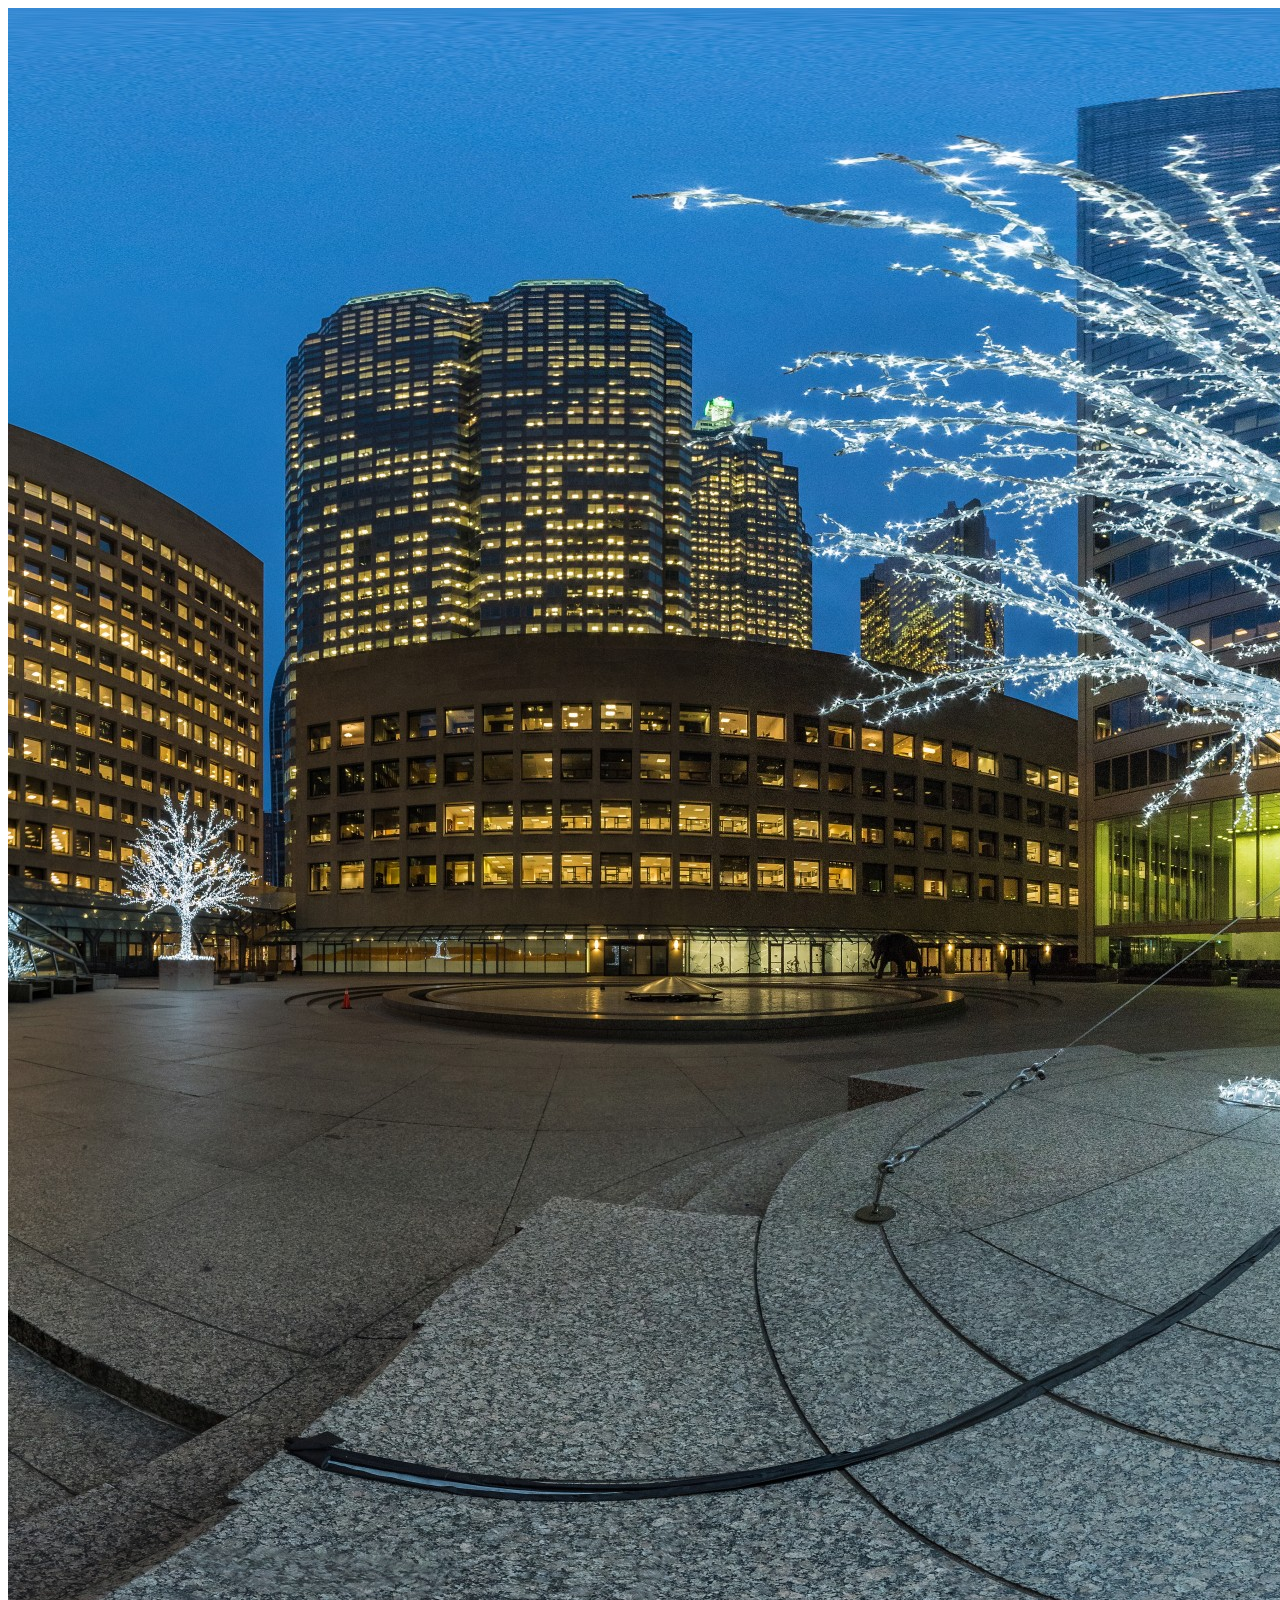
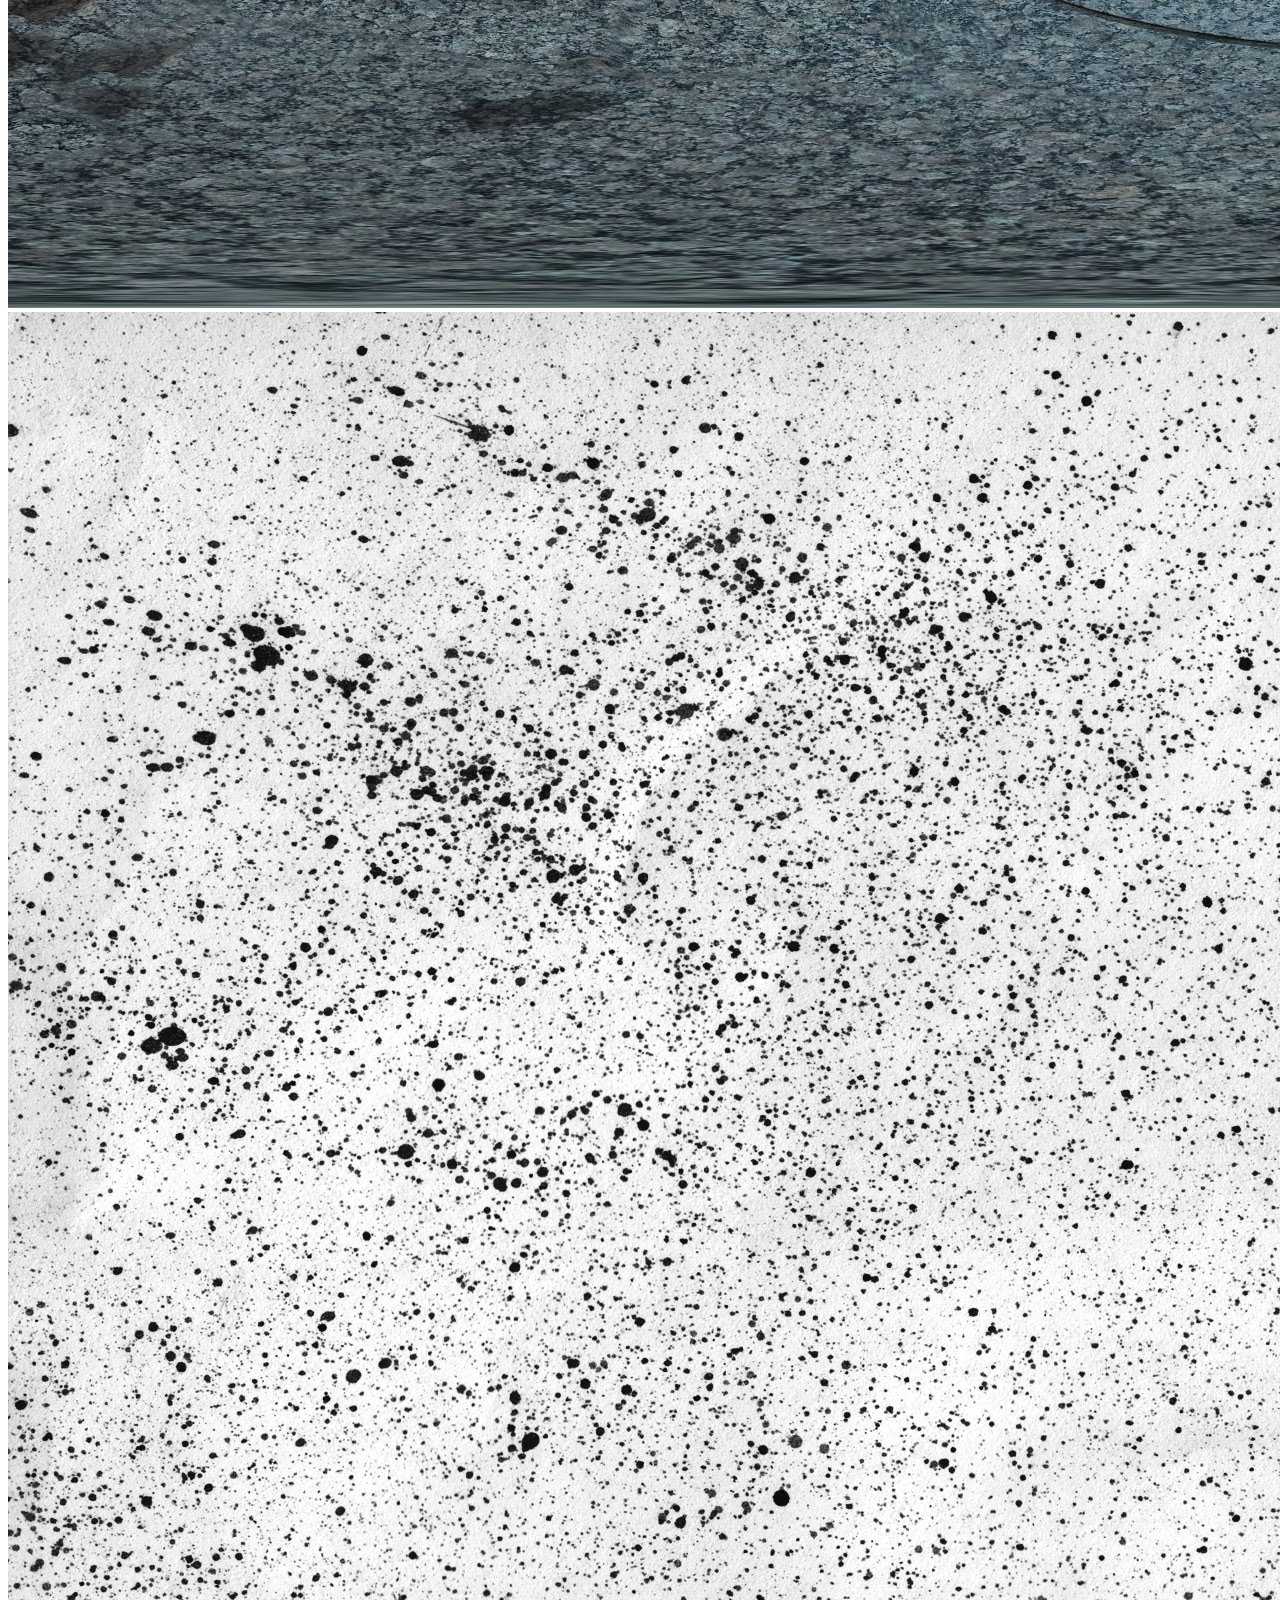
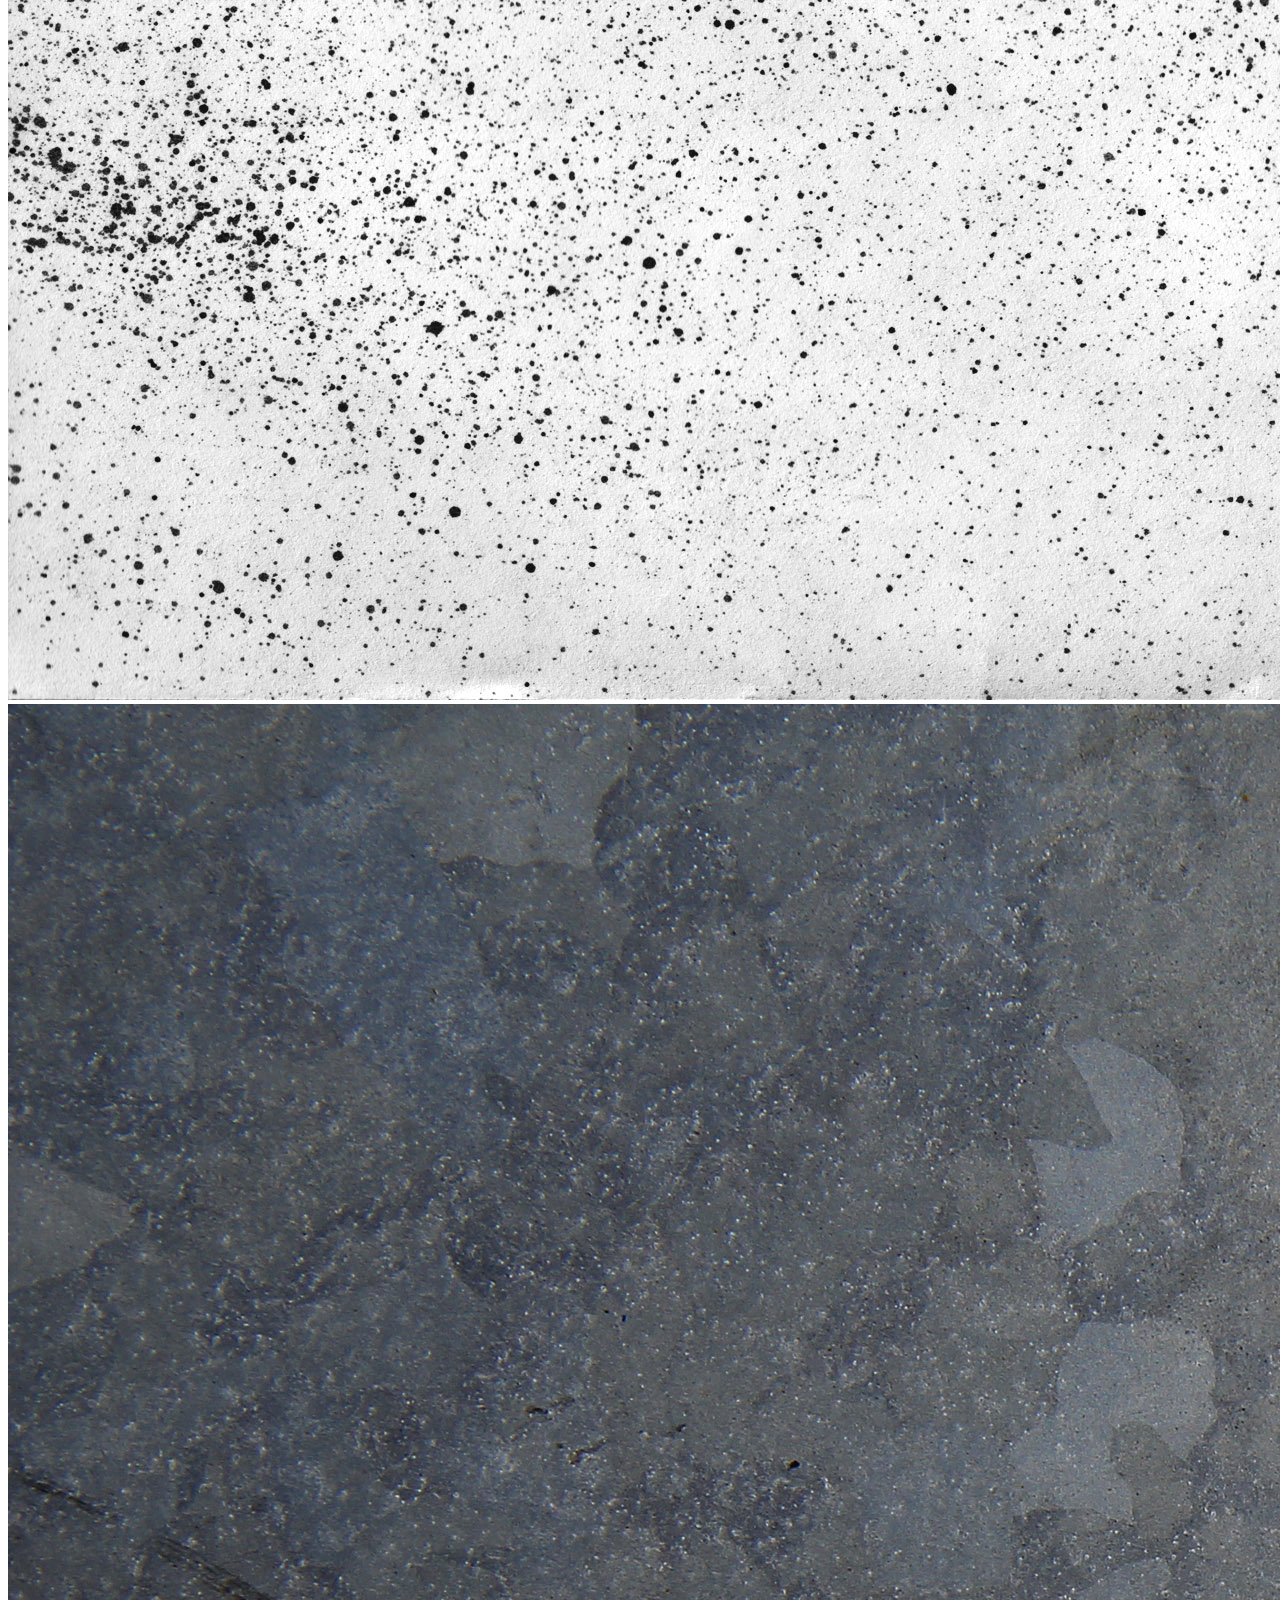
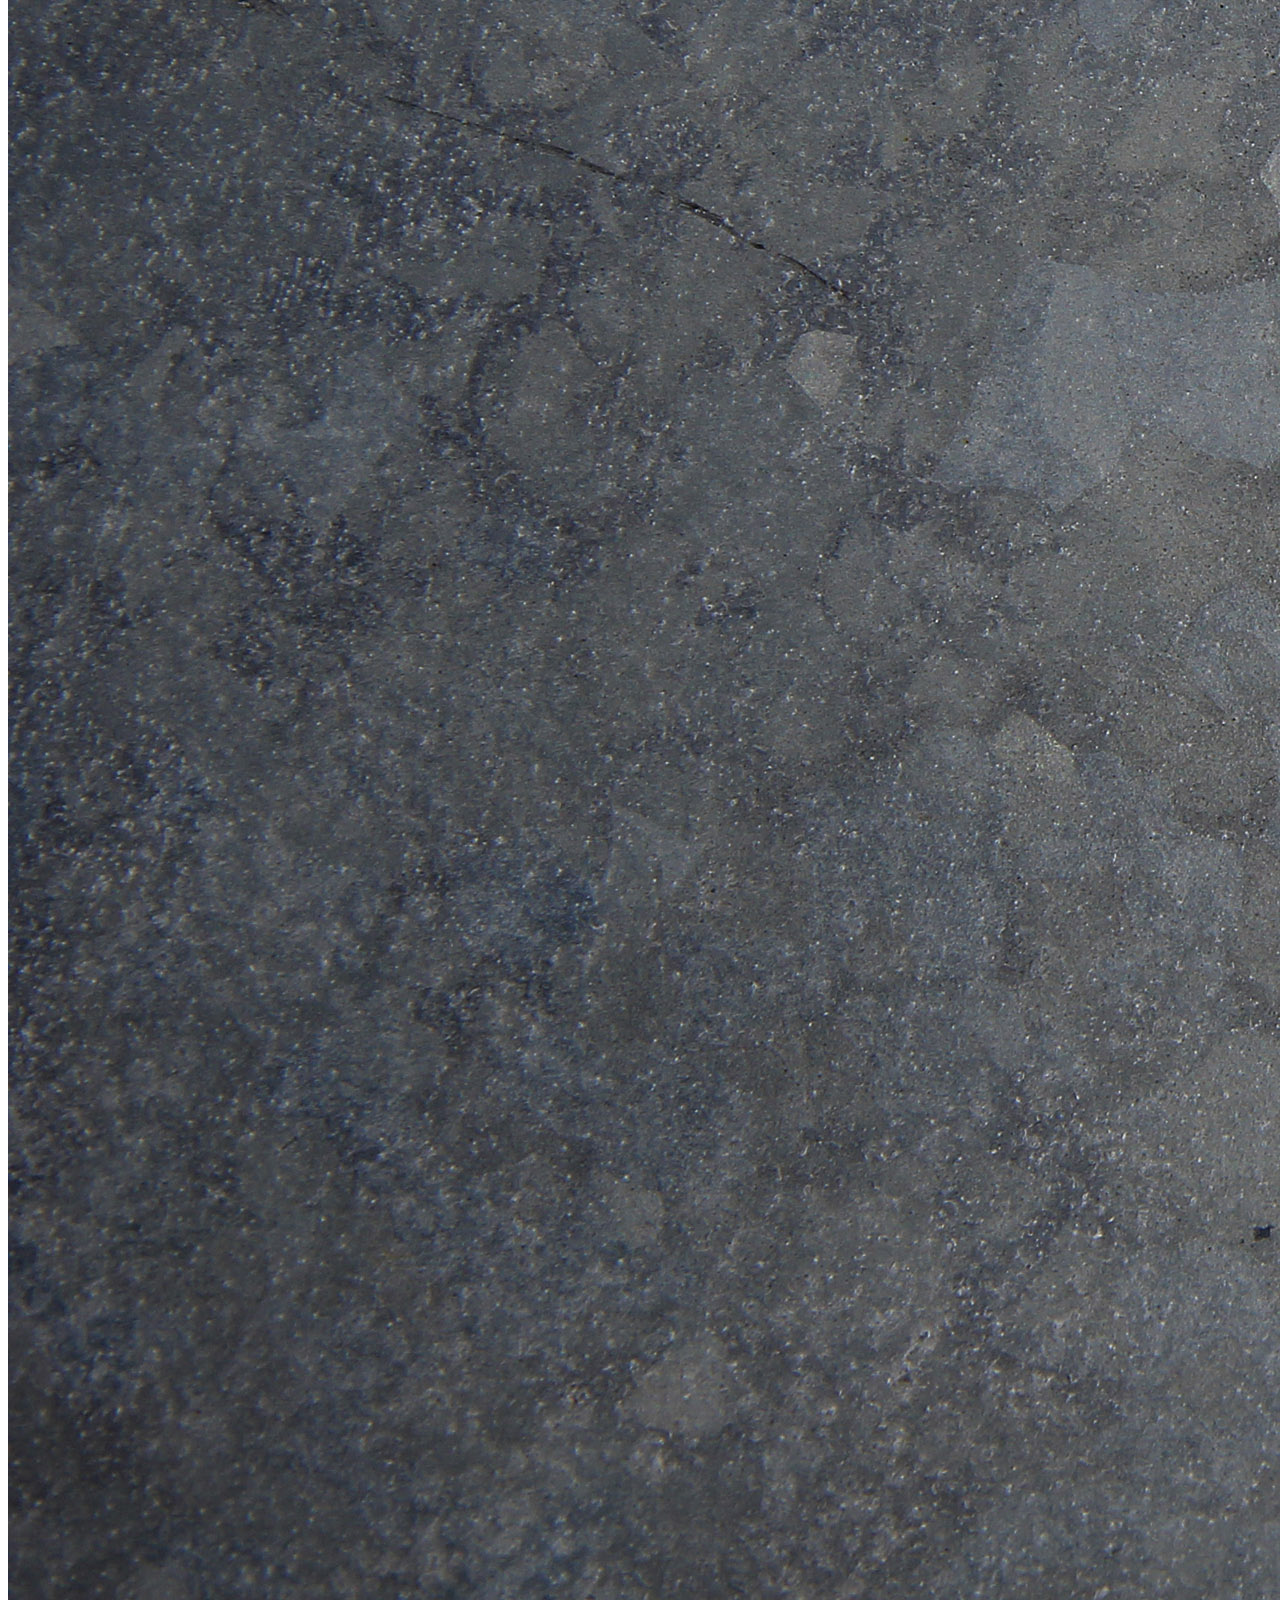
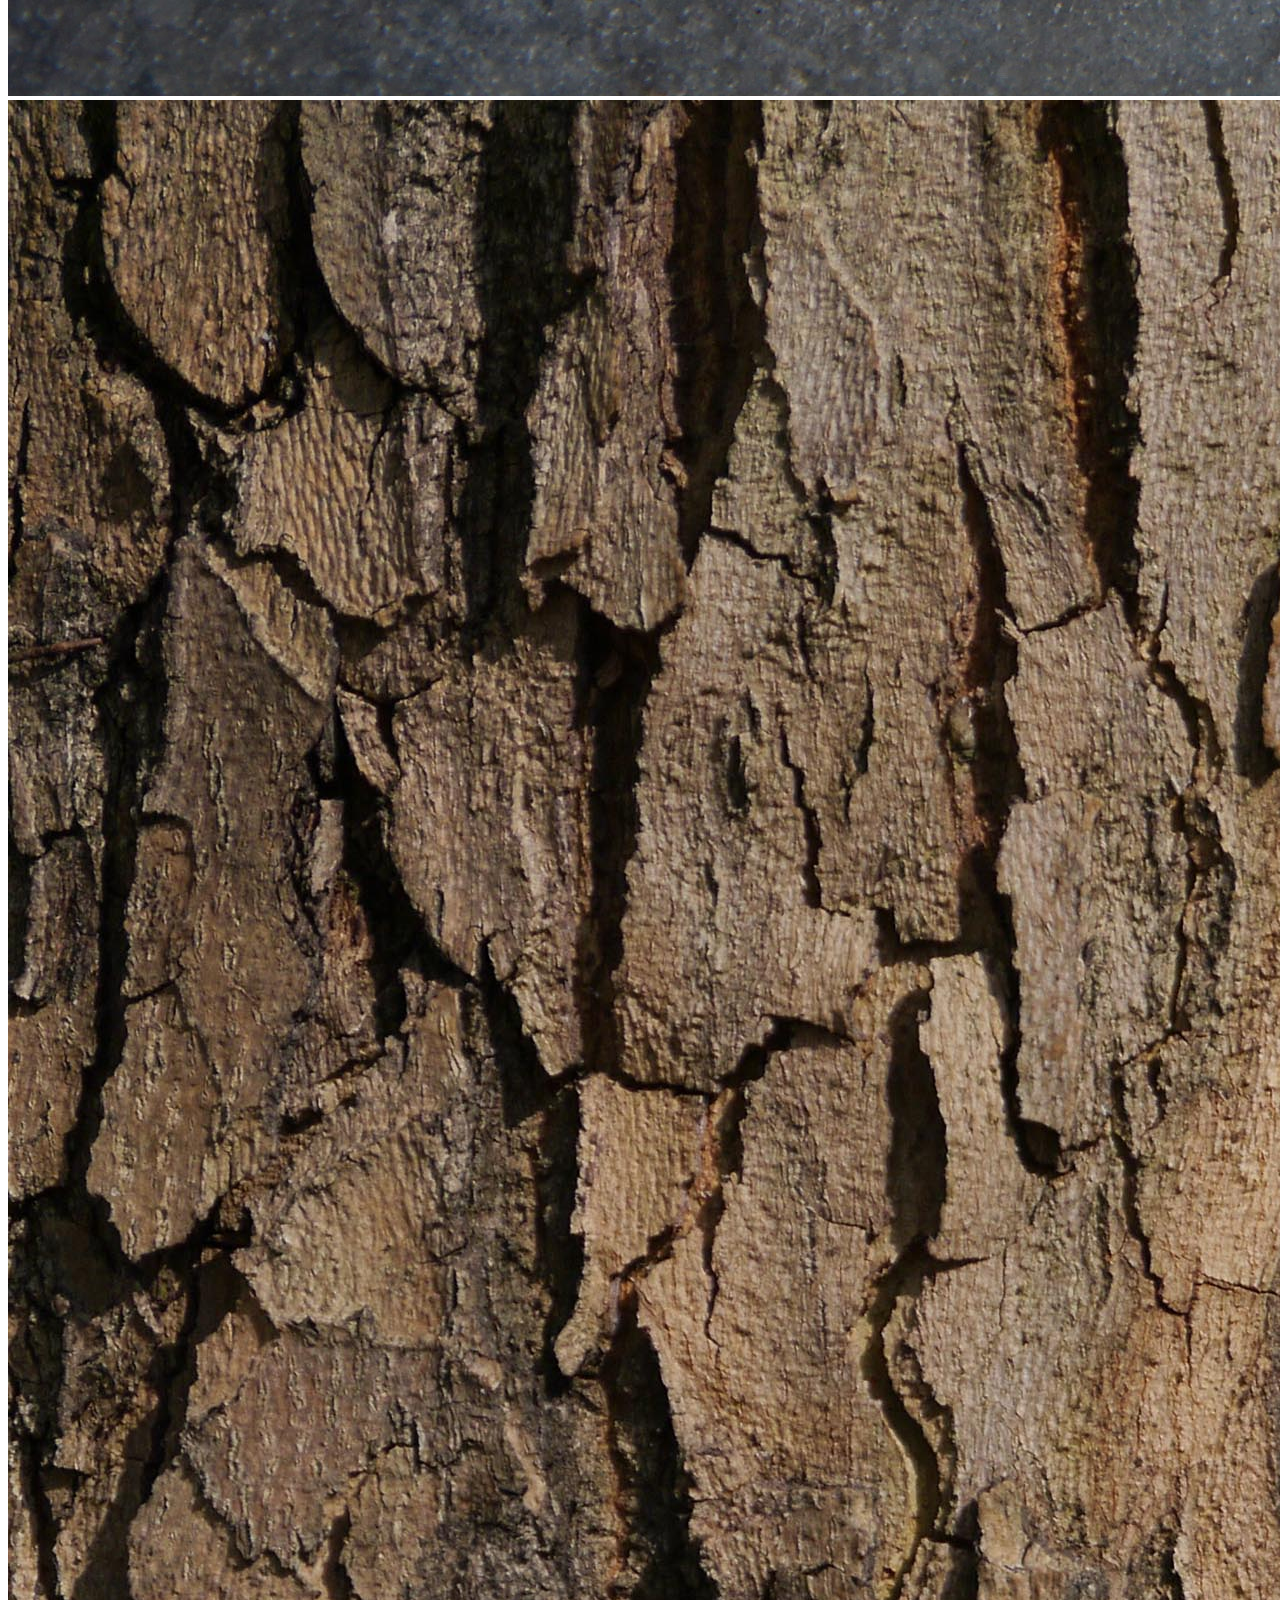
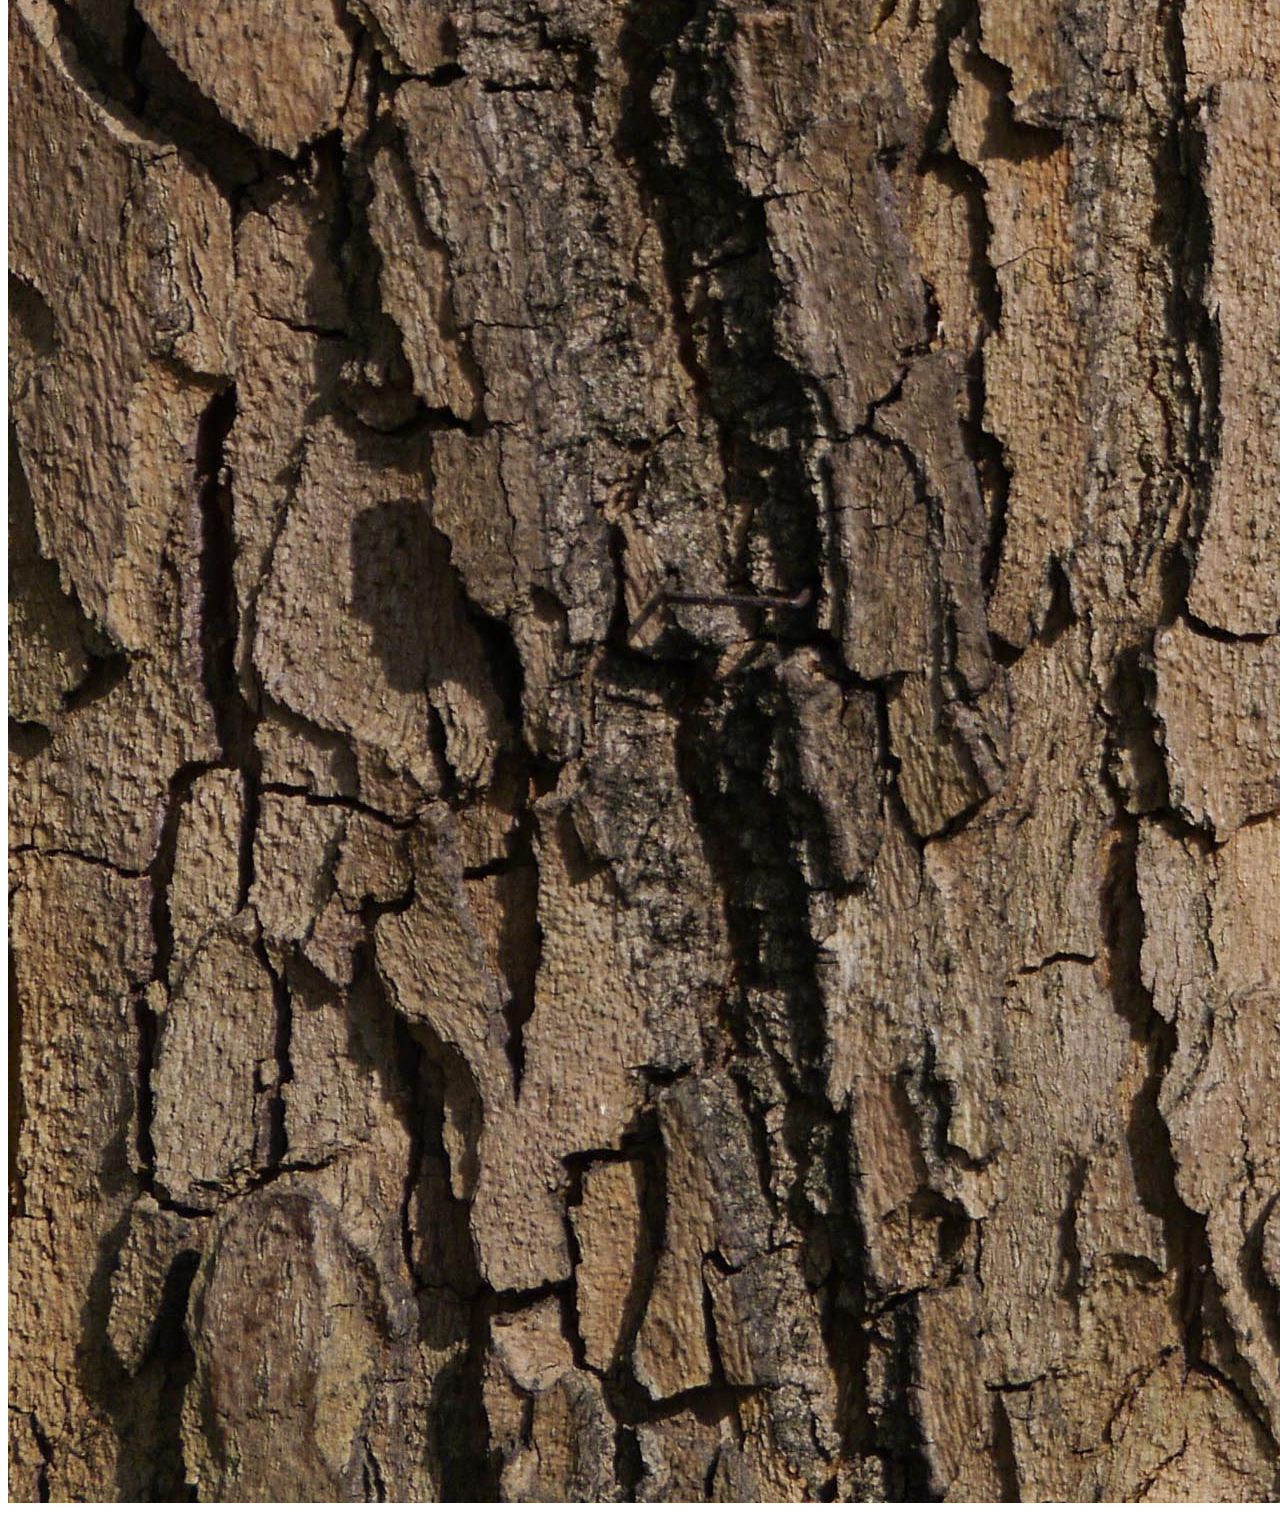
<file: webVR/index.html>
<!DOCTYPE html>
<html lang="en">
<head>
  <title>My A-Frame Scene</title>
  <script src="https://aframe.io/releases/0.3.0/aframe.min.js"></script>

  <script>
    var box = document.querySelector('a-box');
    box.addEventListener( "mouseenter", function(){
        box.setAttribute( "scale", {
            x: 3,
            y: 3,
            z: 3
        });
    });




    // AFRAME.registerComponent('mouseenter', {
    //     schema: {
    //         to: {default: '2.5 2.5 2.5'},
    //         leave: {default: '1 1 1'}
    //     },
    //     init: function () {
    //         var data = this.data;
    //         // 在這邊設定 listener
    //         this.el.addEventListener('mouseenter', function () {
    //             this.setAttribute('scale', data.to);
    //         });
    //         this.el.addEventListener('mouseleave', function () {
    //             this.setAttribute('scale', data.leave);
    //         });
    //     }
    // });
</script>

</head>
 
<body>
  <a-scene inspector="url: https://aframe.io/releases/0.3.0/aframe-inspector.min.js">
  	<a-assets>
  		<img id="sky" src="bg.jpg" alt="" >
        <img id="textureA" src="img/textureA.jpg">
        <img id="textureB" src="img/textureB.jpg">
        <img id="textureC" src="img/textureC.png">

        <a-asset-item id="deer" src="dae/deer.dae"></a-asset-item>
        <a-asset-item id="wolf" src="dae/Wolf.dae"></a-asset-item>
        <a-asset-item id="house" src="dae/House.obj"></a-asset-item>
        <a-asset-item id="house2" src="dae/House.mtl"></a-asset-item>
      <!-- <img id="groundTexture" src="floor.jpg"> -->
  	</a-assets>

    <a-collada-model color="#fffff" src="#deer" position="15 1 15" rotation="0 120 0"></a-collada-model>

    <a-collada-model src="dae/Wolf.dae" scale="2 2 2" position="3 0 -3"  rotation="-90 160 90"></a-collada-model>

    <a-collada-model color="#fffff" src="#house" position="-6 0 2" rotation="-90 0 90"></a-collada-model>

    <a-box src="#textureA"
        scale="2 2 2"
        position="7 1.5 -12"
        rotation="0 0 0">
        <a-animation
            attribute="rotation"
            to="270 90 0"
            direction="alternate"
            dur="2000"
            repeat="indefinite">        
        </a-animation>
        <a-animation
            attribute="position"
            to="20 10 0"
            direction="alternate"
            dur="2000"
            repeat="indefinite">        
        </a-animation>
        <a-animation
            attribute="scale"
            to="0 0 0"
            direction="normal"
            dur="200"
            begin="click"
            repeat="0">        
        </a-animation>
    </a-box>

    <a-box src="#textureA"
        scale="2 2 2"
        position="15 2.5 3"
        rotation="0 0 0">
        <a-animation
            attribute="rotation"
            to="270 90 0"
            direction="alternate"
            dur="2000"
            repeat="indefinite">        
        </a-animation>
        <a-animation
            attribute="scale"
            to="0 0 0"
            direction="normal"
            dur="200"
            begin="click"
            repeat="0">        
        </a-animation>
    </a-box>

    <a-box src="#textureA"
        scale="2 2 2"
        position="25 2.5 13"
        rotation="0 0 0">
        <a-animation
            attribute="rotation"
            to="270 90 0"
            direction="alternate"
            dur="2000"
            repeat="indefinite">        
        </a-animation>
        <a-animation
            attribute="scale"
            to="0 0 0"
            direction="normal"
            dur="200"
            fill="forwards"
            begin="click"
            repeat="0">        
        </a-animation>
    </a-box>


    <a-cone
        color="#DDC79B"
        src="#textureC"
        radius-bottom="1"
        radius-top="0"
        position="7 1 -7"
        >
    </a-cone>



    <a-circle color="#CCC" radius="20"></a-circle>

    <a-circle src="#textureB" radius="8" rotation="-90 0 0" position="3 -1 3"></a-circle>

    <a-cylinder class="cc" color="#7751BA" position="1 2 -12" rotation="30 405 0" scale="1 1 1"  mouseenter="to: 1.5 1.5 1.5">
      <a-animation attribute="rotation" to="360 360 0" direction="alternate" dur="2000"
        repeat="indefinite"></a-animation>
      <a-animation attribute="rotation" begin="click" dur="2000" to="30 405 0"></a-animation>
      <a-animation attribute="position" begin="click" to="-4 15 -12" direction="alternate" dur="2000"></a-animation>
    </a-cylinder>
    <a-sky src="#sky"></a-sky>
    <!-- <a-plane src="#groundTexture" rotation="-90 0 0" width="30" height="30" color="#FFFFFF"></a-plane> -->
    <!-- <a-light type="ambient" intensity="1" color="#FFFFFF"></a-light> -->
    <a-light type="point" intensity="1.5" position="2 100 4" color="#EBF3FF"></a-light>

      <a-camera>
          <a-cursor color="#FFFE00"></a-cursor>
      </a-camera>
  </a-scene>


</body>
</html>
</file>
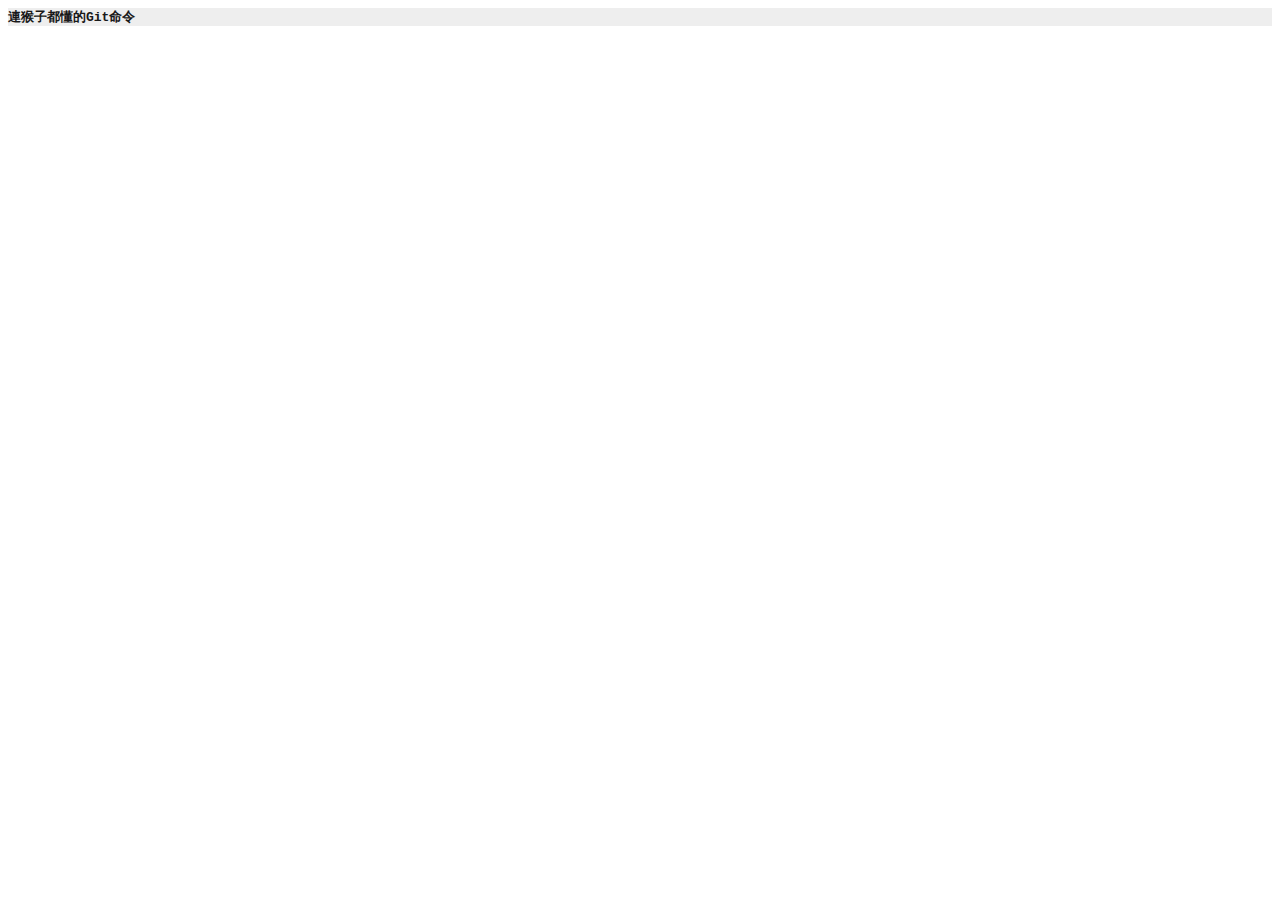
<file: sample.html>
<!DOCTYPE html PUBLIC "-//W3C//DTD HTML 4.01//EN" "http://www.w3.org/TR/html4/strict.dtd">
<html>
<head>
  <meta http-equiv="Content-Type" content="text/html; charset=utf-8">
  <meta http-equiv="Content-Style-Type" content="text/css">
  <title></title>
  <meta name="Generator" content="Cocoa HTML Writer">
  <meta name="CocoaVersion" content="1404.34">
  <style type="text/css">
    p.p1 {margin: 0.0px 0.0px 0.0px 0.0px; line-height: 18.0px; font: 13.0px 'PingFang TC Semibold'; color: #191919; -webkit-text-stroke: #191919; background-color: #eeeeee}
    span.s1 {font: 13.0px 'PingFang TC'; font-kerning: none}
    span.s2 {font: 13.0px Courier; font-kerning: none}
  </style>
</head>
<body>
<p class="p1"><span class="s1"><b>連猴子都懂的</b></span><span class="s2"><b>Git</b></span><span class="s1"><b>命令</b></span></p>
</body>
</html>
</file>
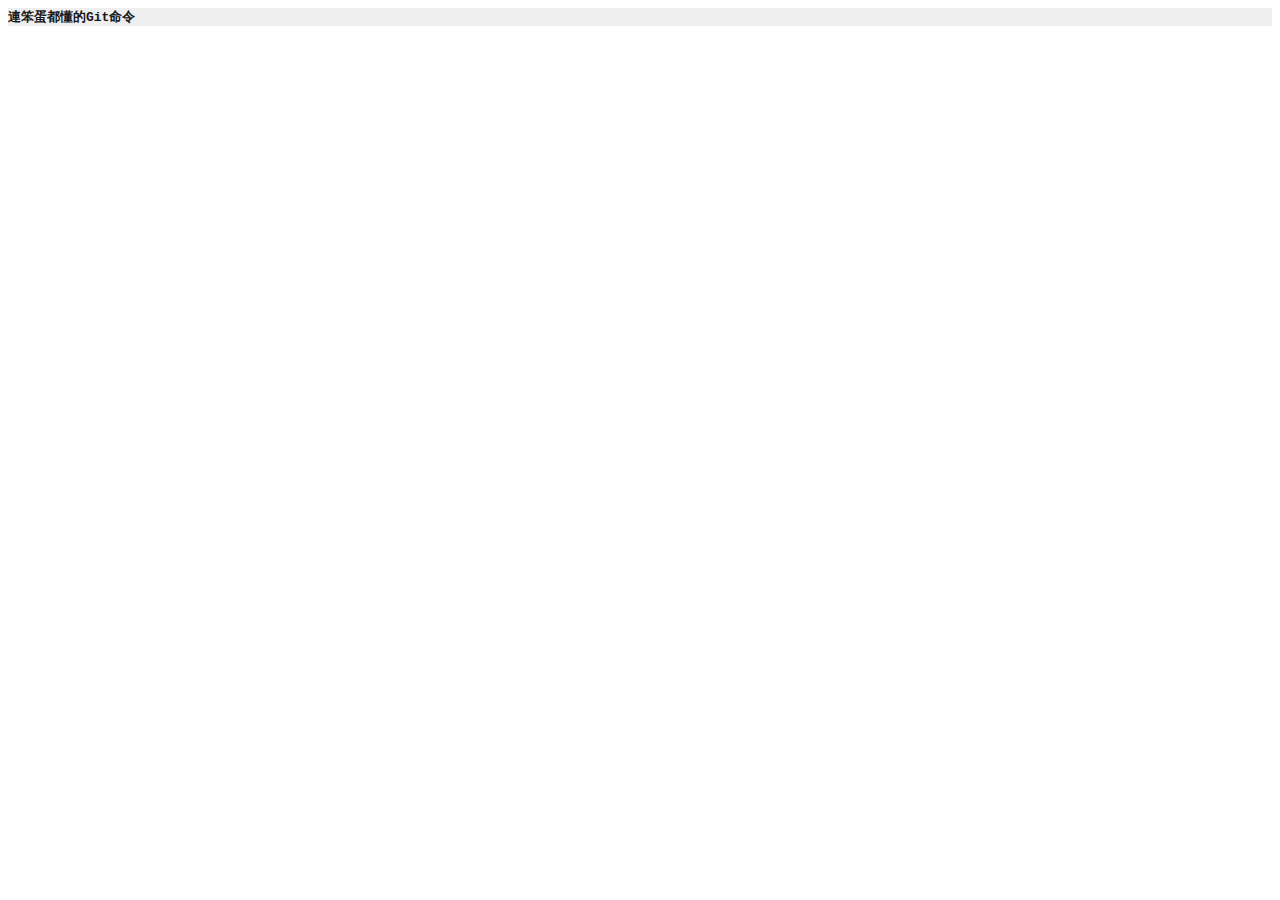
<file: sample2.html>
<!DOCTYPE html PUBLIC "-//W3C//DTD HTML 4.01//EN" "http://www.w3.org/TR/html4/strict.dtd">
<html>
<head>
  <meta http-equiv="Content-Type" content="text/html; charset=utf-8">
  <meta http-equiv="Content-Style-Type" content="text/css">
  <title></title>
  <meta name="Generator" content="Cocoa HTML Writer">
  <meta name="CocoaVersion" content="1404.34">
  <style type="text/css">
    p.p1 {margin: 0.0px 0.0px 0.0px 0.0px; line-height: 18.0px; font: 13.0px 'PingFang TC Semibold'; color: #191919; -webkit-text-stroke: #191919; background-color: #eeeeee}
    span.s1 {font: 13.0px 'PingFang TC'; font-kerning: none}
    span.s2 {font: 13.0px Courier; font-kerning: none}
  </style>
</head>
<body>
<p class="p1"><span class="s1"><b>連笨蛋都懂的</b></span><span class="s2"><b>Git</b></span><span class="s1"><b>命令</b></span></p>
</body>
</html>
</file>
